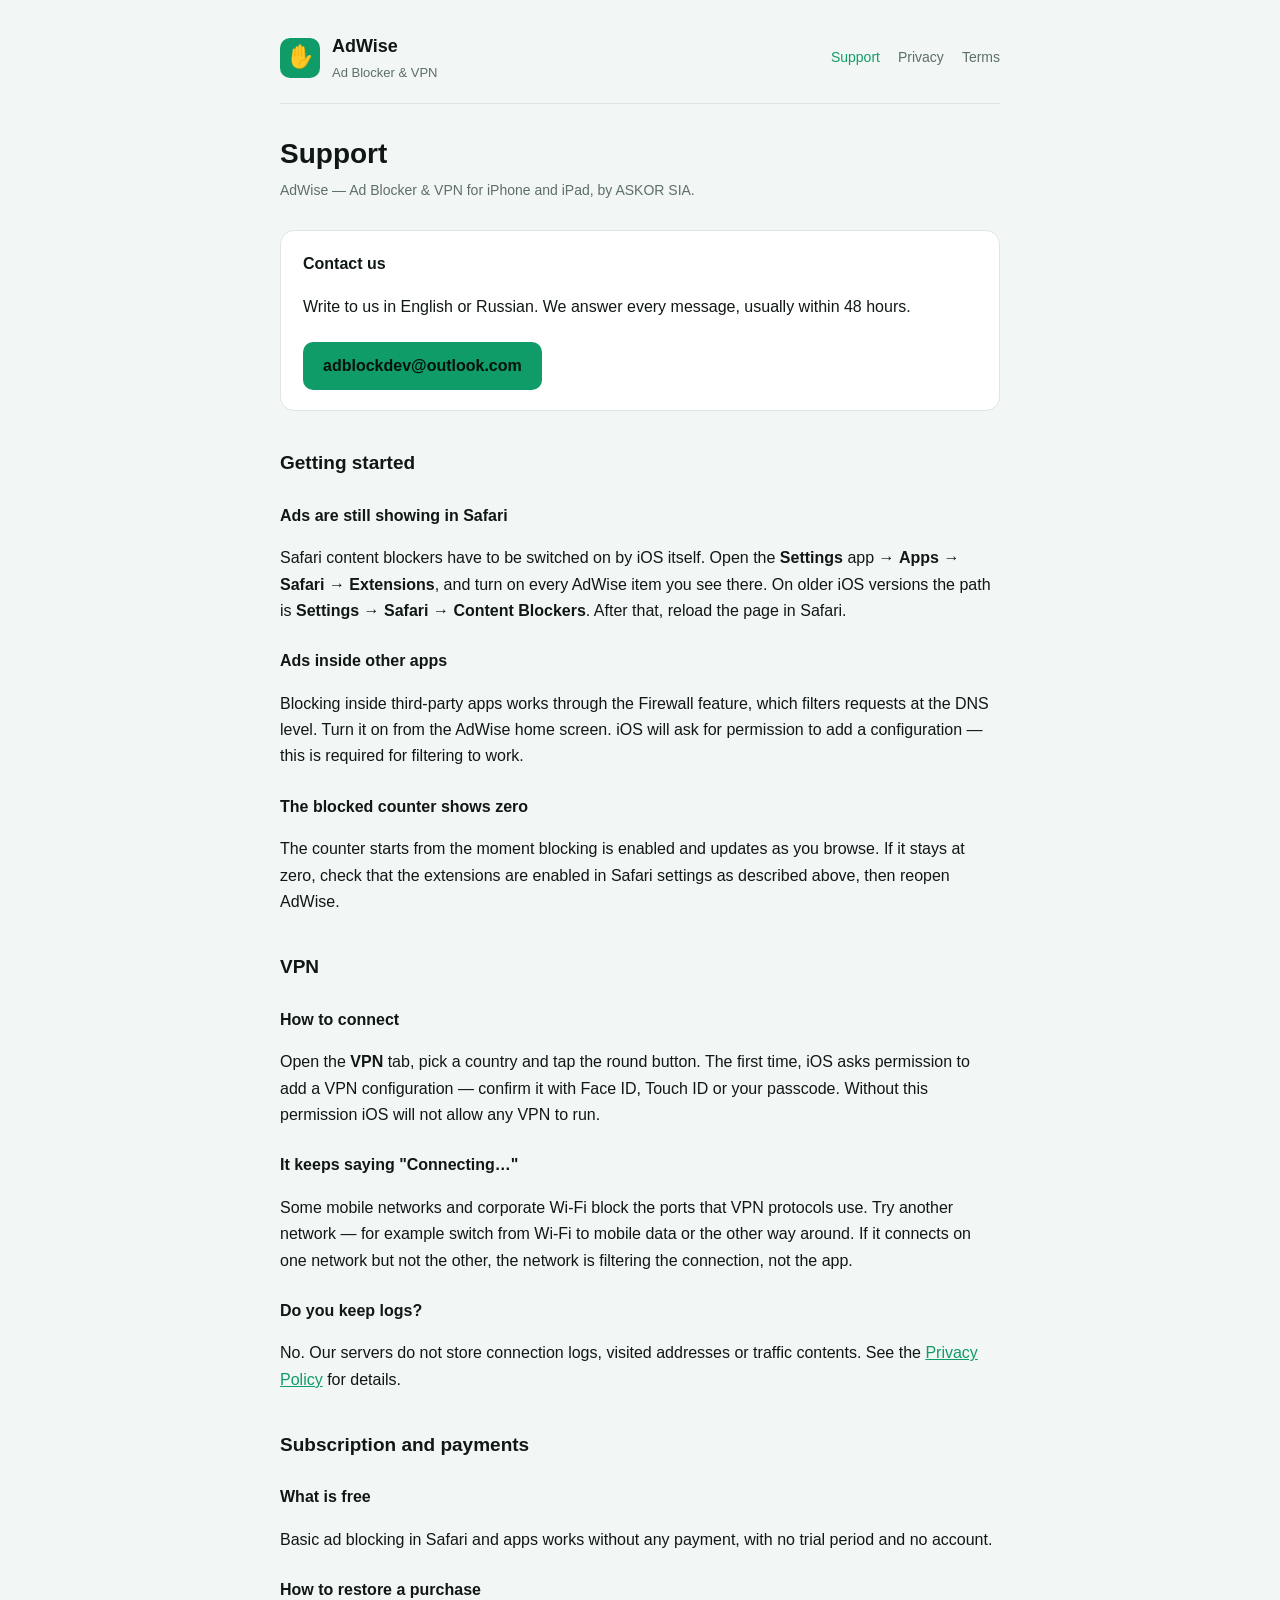
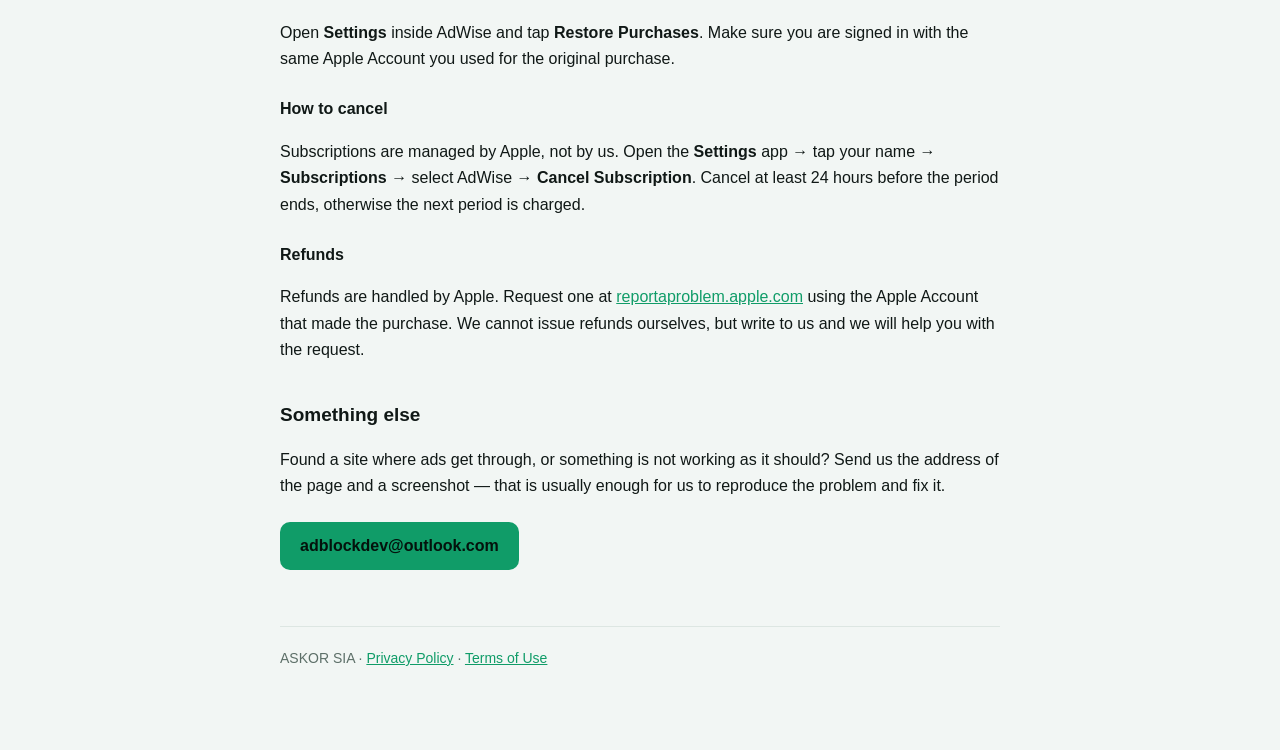
<file: index.html>
<!DOCTYPE html>
<html lang="en">
<head>
<meta charset="utf-8">
<meta name="viewport" content="width=device-width, initial-scale=1">
<title>AdWise Support</title>
<link rel="stylesheet" href="style.css">
</head>
<body>
<div class="wrap">

<header>
  <div class="logo">✋</div>
  <div class="brand">AdWise<small>Ad Blocker &amp; VPN</small></div>
  <nav>
    <a href="index.html" aria-current="page">Support</a>
    <a href="privacy.html">Privacy</a>
    <a href="terms.html">Terms</a>
  </nav>
</header>

<h1>Support</h1>
<p class="updated">AdWise — Ad Blocker &amp; VPN for iPhone and iPad, by ASKOR SIA.</p>

<div class="card">
  <h3>Contact us</h3>
  <p>Write to us in English or Russian. We answer every message, usually within 48 hours.</p>
  <a class="mail" href="mailto:adblockdev@outlook.com">adblockdev@outlook.com</a>
</div>

<h2 id="getting-started">Getting started</h2>

<h3>Ads are still showing in Safari</h3>
<p>Safari content blockers have to be switched on by iOS itself. Open the
<strong>Settings</strong> app → <strong>Apps</strong> → <strong>Safari</strong> →
<strong>Extensions</strong>, and turn on every AdWise item you see there. On older iOS
versions the path is <strong>Settings</strong> → <strong>Safari</strong> →
<strong>Content Blockers</strong>. After that, reload the page in Safari.</p>

<h3>Ads inside other apps</h3>
<p>Blocking inside third-party apps works through the Firewall feature, which filters
requests at the DNS level. Turn it on from the AdWise home screen. iOS will ask for
permission to add a configuration — this is required for filtering to work.</p>

<h3>The blocked counter shows zero</h3>
<p>The counter starts from the moment blocking is enabled and updates as you browse.
If it stays at zero, check that the extensions are enabled in Safari settings as
described above, then reopen AdWise.</p>

<h2 id="vpn">VPN</h2>

<h3>How to connect</h3>
<p>Open the <strong>VPN</strong> tab, pick a country and tap the round button. The first
time, iOS asks permission to add a VPN configuration — confirm it with Face ID, Touch ID
or your passcode. Without this permission iOS will not allow any VPN to run.</p>

<h3>It keeps saying "Connecting…"</h3>
<p>Some mobile networks and corporate Wi-Fi block the ports that VPN protocols use.
Try another network — for example switch from Wi-Fi to mobile data or the other way
around. If it connects on one network but not the other, the network is filtering the
connection, not the app.</p>

<h3>Do you keep logs?</h3>
<p>No. Our servers do not store connection logs, visited addresses or traffic contents.
See the <a href="privacy.html">Privacy Policy</a> for details.</p>

<h2 id="subscription">Subscription and payments</h2>

<h3>What is free</h3>
<p>Basic ad blocking in Safari and apps works without any payment, with no trial period
and no account.</p>

<h3>How to restore a purchase</h3>
<p>Open <strong>Settings</strong> inside AdWise and tap <strong>Restore Purchases</strong>.
Make sure you are signed in with the same Apple Account you used for the original
purchase.</p>

<h3>How to cancel</h3>
<p>Subscriptions are managed by Apple, not by us. Open the <strong>Settings</strong> app →
tap your name → <strong>Subscriptions</strong> → select AdWise → <strong>Cancel
Subscription</strong>. Cancel at least 24 hours before the period ends, otherwise the
next period is charged.</p>

<h3>Refunds</h3>
<p>Refunds are handled by Apple. Request one at
<a href="https://reportaproblem.apple.com">reportaproblem.apple.com</a> using the Apple
Account that made the purchase. We cannot issue refunds ourselves, but write to us and
we will help you with the request.</p>

<h2 id="contact">Something else</h2>
<p>Found a site where ads get through, or something is not working as it should? Send us
the address of the page and a screenshot — that is usually enough for us to reproduce
the problem and fix it.</p>
<p><a class="mail" href="mailto:adblockdev@outlook.com">adblockdev@outlook.com</a></p>

<footer>
  ASKOR SIA · <a href="privacy.html">Privacy Policy</a> · <a href="terms.html">Terms of Use</a>
</footer>

</div>
</body>
</html>
</file>
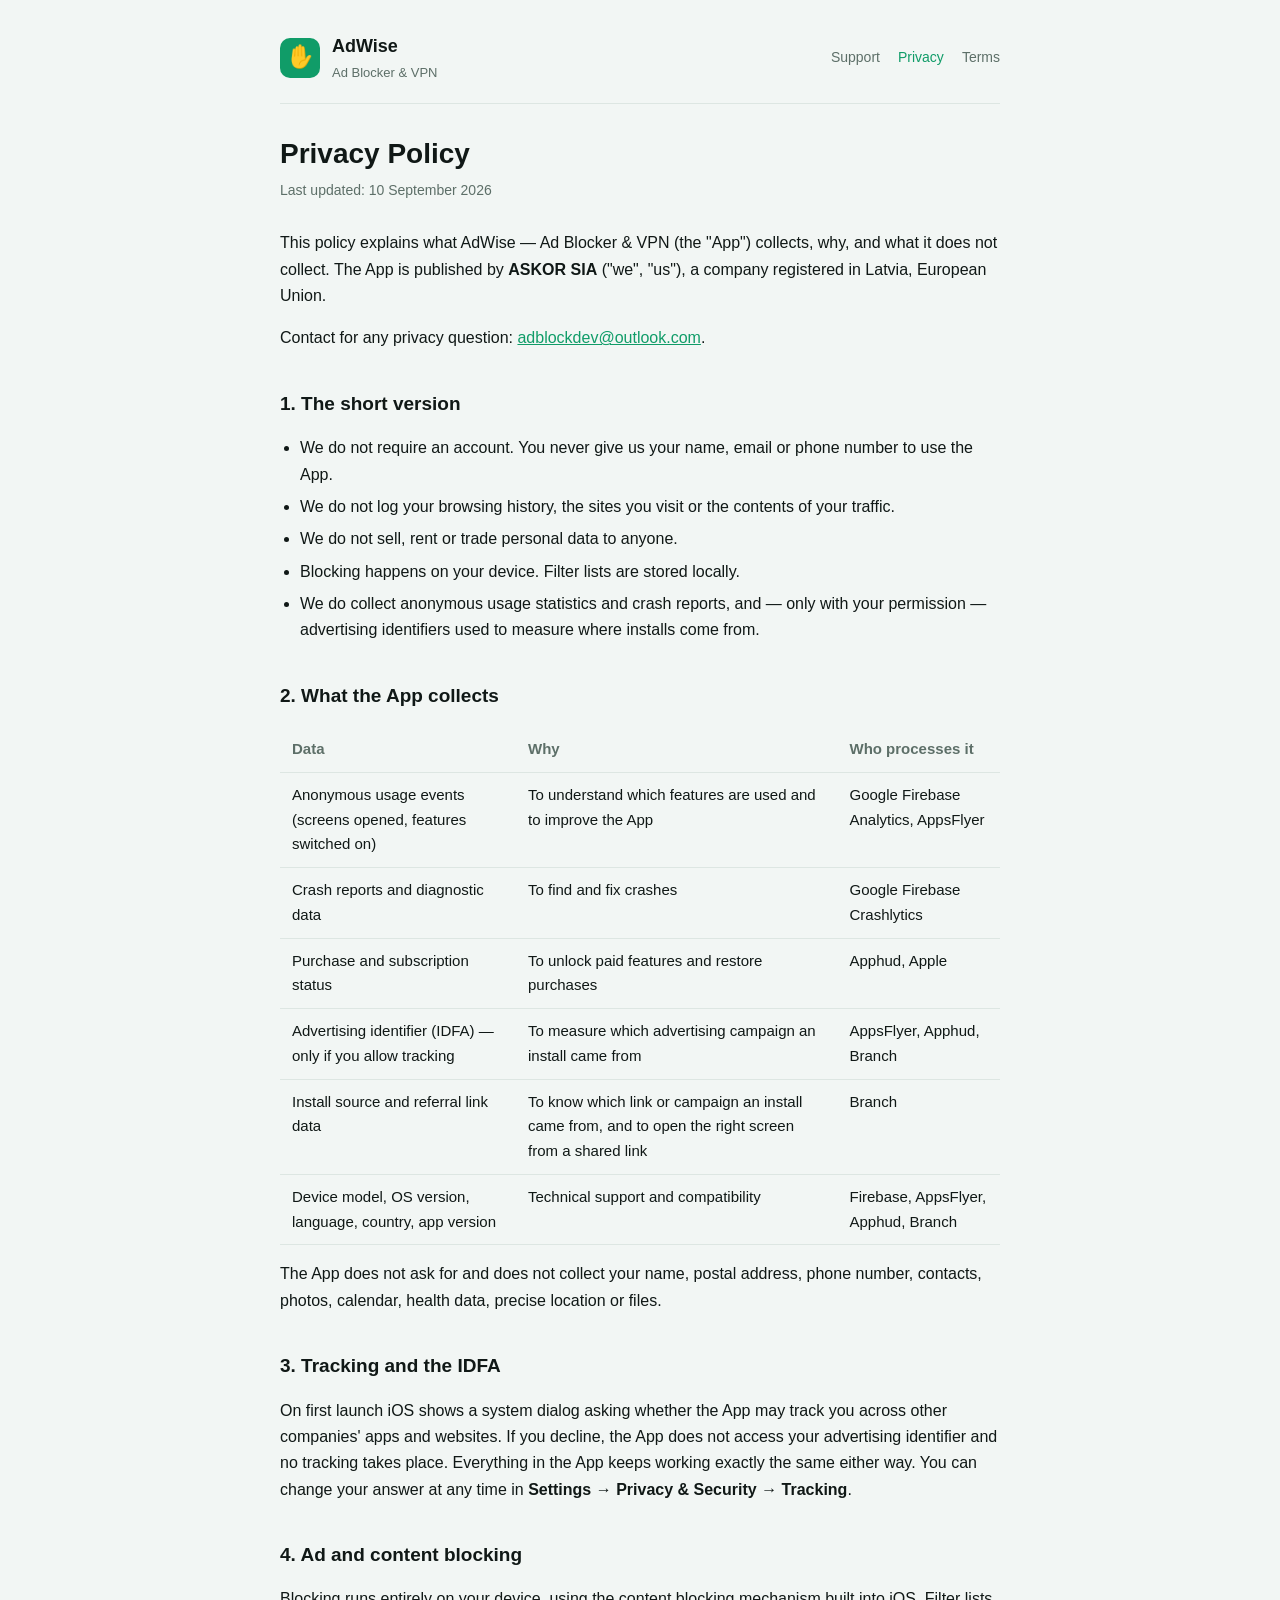
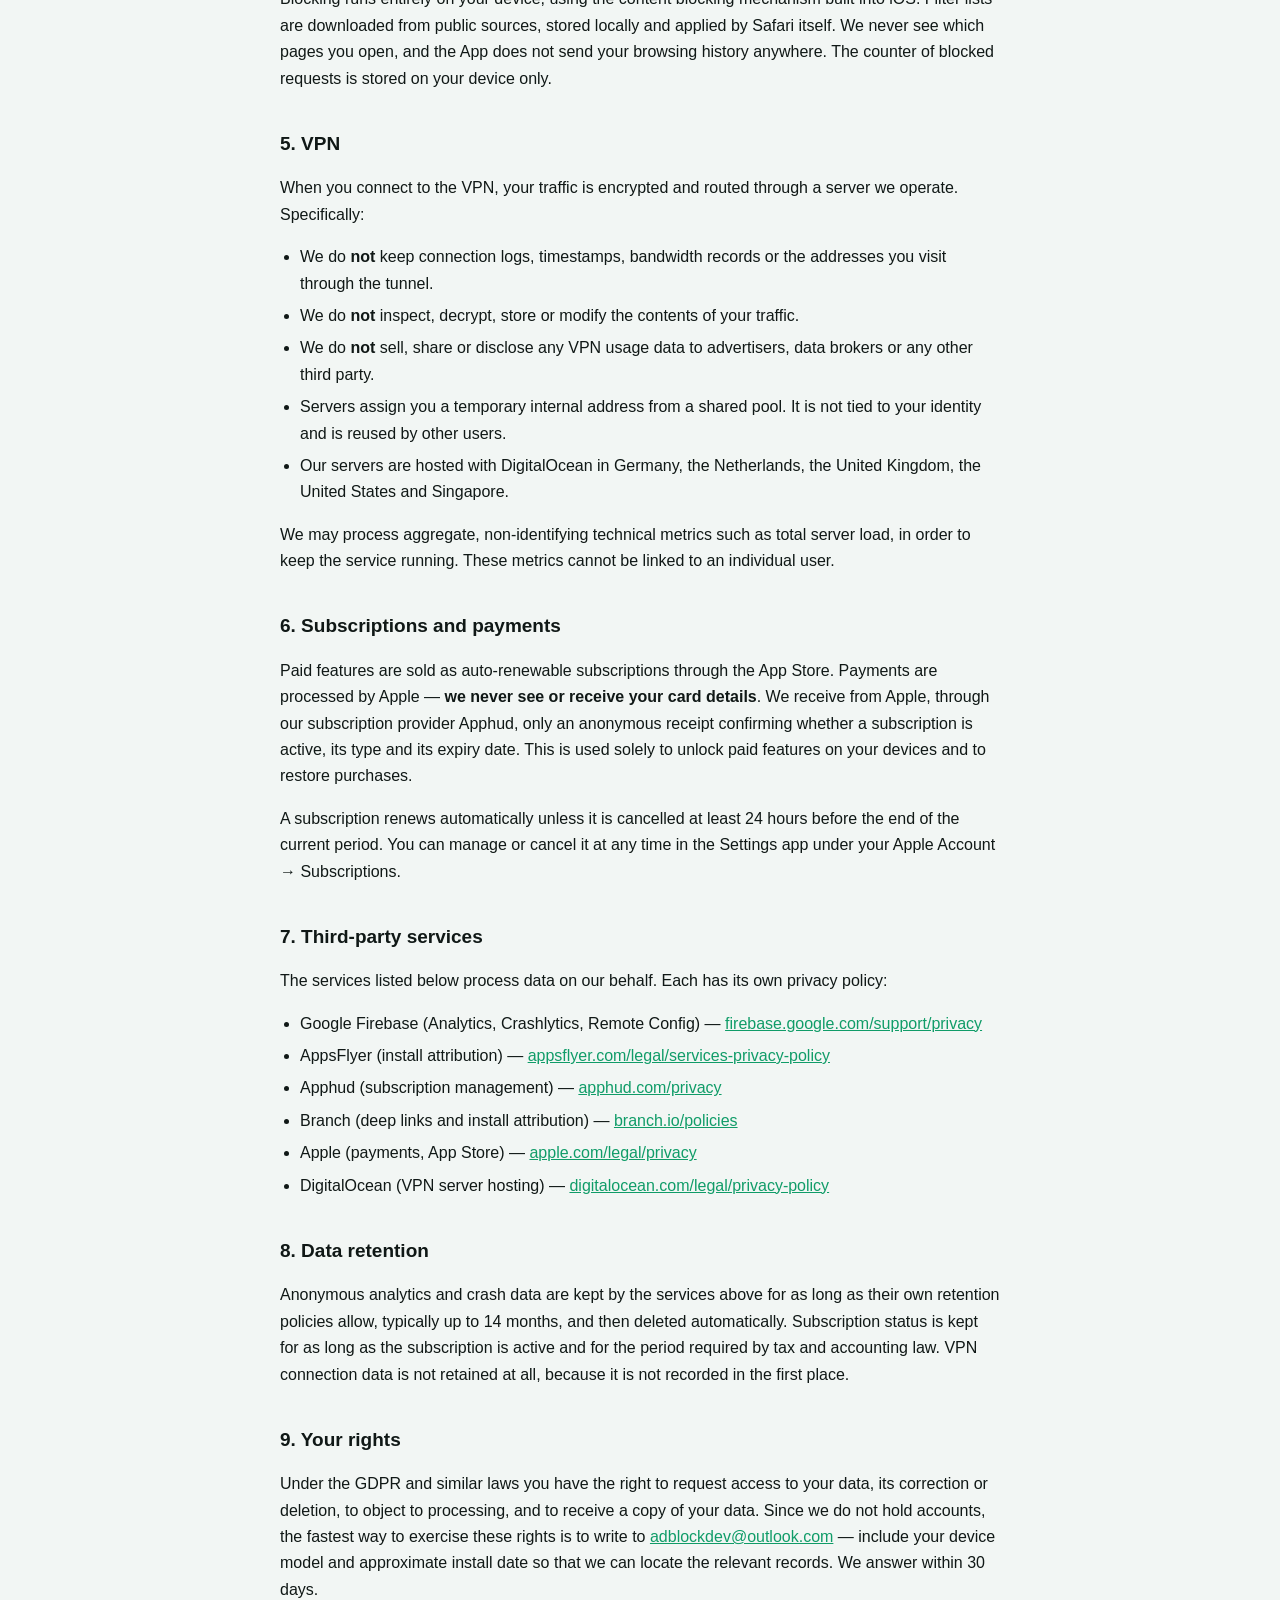
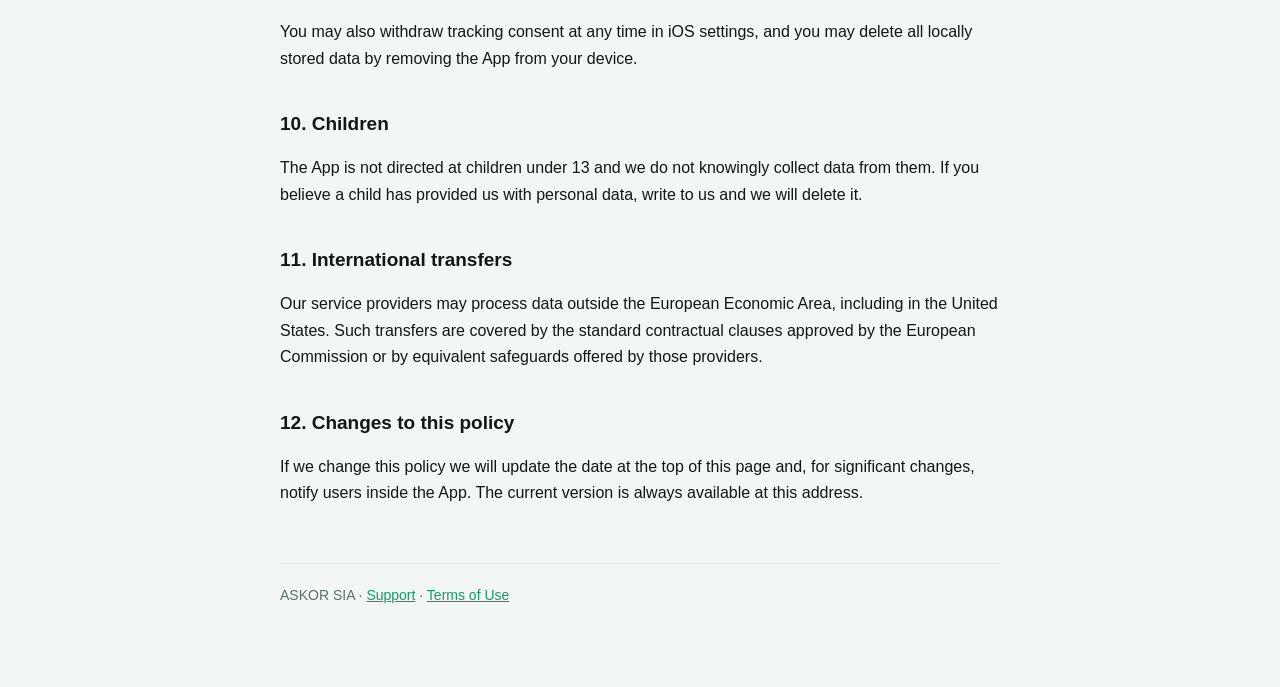
<file: privacy.html>
<!DOCTYPE html>
<html lang="en">
<head>
<meta charset="utf-8">
<meta name="viewport" content="width=device-width, initial-scale=1">
<title>AdWise Privacy Policy</title>
<link rel="stylesheet" href="style.css">
</head>
<body>
<div class="wrap">

<header>
  <div class="logo">✋</div>
  <div class="brand">AdWise<small>Ad Blocker &amp; VPN</small></div>
  <nav>
    <a href="index.html">Support</a>
    <a href="privacy.html" aria-current="page">Privacy</a>
    <a href="terms.html">Terms</a>
  </nav>
</header>

<h1>Privacy Policy</h1>
<p class="updated">Last updated: 10 September 2026</p>

<p>This policy explains what AdWise — Ad Blocker &amp; VPN (the "App") collects, why, and
what it does not collect. The App is published by <strong>ASKOR SIA</strong> ("we", "us"),
a company registered in Latvia, European Union.</p>

<p>Contact for any privacy question:
<a href="mailto:adblockdev@outlook.com">adblockdev@outlook.com</a>.</p>

<h2>1. The short version</h2>
<ul>
  <li>We do not require an account. You never give us your name, email or phone number to use the App.</li>
  <li>We do not log your browsing history, the sites you visit or the contents of your traffic.</li>
  <li>We do not sell, rent or trade personal data to anyone.</li>
  <li>Blocking happens on your device. Filter lists are stored locally.</li>
  <li>We do collect anonymous usage statistics and crash reports, and — only with your permission — advertising identifiers used to measure where installs come from.</li>
</ul>

<h2>2. What the App collects</h2>

<table>
  <tr><th>Data</th><th>Why</th><th>Who processes it</th></tr>
  <tr>
    <td>Anonymous usage events (screens opened, features switched on)</td>
    <td>To understand which features are used and to improve the App</td>
    <td>Google Firebase Analytics, AppsFlyer</td>
  </tr>
  <tr>
    <td>Crash reports and diagnostic data</td>
    <td>To find and fix crashes</td>
    <td>Google Firebase Crashlytics</td>
  </tr>
  <tr>
    <td>Purchase and subscription status</td>
    <td>To unlock paid features and restore purchases</td>
    <td>Apphud, Apple</td>
  </tr>
  <tr>
    <td>Advertising identifier (IDFA) — only if you allow tracking</td>
    <td>To measure which advertising campaign an install came from</td>
    <td>AppsFlyer, Apphud, Branch</td>
  </tr>
  <tr>
    <td>Install source and referral link data</td>
    <td>To know which link or campaign an install came from, and to open the right screen from a shared link</td>
    <td>Branch</td>
  </tr>
  <tr>
    <td>Device model, OS version, language, country, app version</td>
    <td>Technical support and compatibility</td>
    <td>Firebase, AppsFlyer, Apphud, Branch</td>
  </tr>
</table>

<p>The App does not ask for and does not collect your name, postal address, phone number,
contacts, photos, calendar, health data, precise location or files.</p>

<h2>3. Tracking and the IDFA</h2>
<p>On first launch iOS shows a system dialog asking whether the App may track you across
other companies' apps and websites. If you decline, the App does not access your
advertising identifier and no tracking takes place. Everything in the App keeps working
exactly the same either way. You can change your answer at any time in
<strong>Settings</strong> → <strong>Privacy &amp; Security</strong> →
<strong>Tracking</strong>.</p>

<h2>4. Ad and content blocking</h2>
<p>Blocking runs entirely on your device, using the content blocking mechanism built into
iOS. Filter lists are downloaded from public sources, stored locally and applied by Safari
itself. We never see which pages you open, and the App does not send your browsing history
anywhere. The counter of blocked requests is stored on your device only.</p>

<h2>5. VPN</h2>
<p>When you connect to the VPN, your traffic is encrypted and routed through a server we
operate. Specifically:</p>
<ul>
  <li>We do <strong>not</strong> keep connection logs, timestamps, bandwidth records or the addresses you visit through the tunnel.</li>
  <li>We do <strong>not</strong> inspect, decrypt, store or modify the contents of your traffic.</li>
  <li>We do <strong>not</strong> sell, share or disclose any VPN usage data to advertisers, data brokers or any other third party.</li>
  <li>Servers assign you a temporary internal address from a shared pool. It is not tied to your identity and is reused by other users.</li>
  <li>Our servers are hosted with DigitalOcean in Germany, the Netherlands, the United Kingdom, the United States and Singapore.</li>
</ul>
<p>We may process aggregate, non-identifying technical metrics such as total server load,
in order to keep the service running. These metrics cannot be linked to an individual
user.</p>

<h2>6. Subscriptions and payments</h2>
<p>Paid features are sold as auto-renewable subscriptions through the App Store. Payments
are processed by Apple — <strong>we never see or receive your card details</strong>. We
receive from Apple, through our subscription provider Apphud, only an anonymous receipt
confirming whether a subscription is active, its type and its expiry date. This is used
solely to unlock paid features on your devices and to restore purchases.</p>
<p>A subscription renews automatically unless it is cancelled at least 24 hours before the
end of the current period. You can manage or cancel it at any time in the Settings app
under your Apple Account → Subscriptions.</p>

<h2>7. Third-party services</h2>
<p>The services listed below process data on our behalf. Each has its own privacy policy:</p>
<ul>
  <li>Google Firebase (Analytics, Crashlytics, Remote Config) — <a href="https://firebase.google.com/support/privacy">firebase.google.com/support/privacy</a></li>
  <li>AppsFlyer (install attribution) — <a href="https://www.appsflyer.com/legal/services-privacy-policy/">appsflyer.com/legal/services-privacy-policy</a></li>
  <li>Apphud (subscription management) — <a href="https://apphud.com/privacy">apphud.com/privacy</a></li>
  <li>Branch (deep links and install attribution) — <a href="https://branch.io/policies/#privacy">branch.io/policies</a></li>
  <li>Apple (payments, App Store) — <a href="https://www.apple.com/legal/privacy/">apple.com/legal/privacy</a></li>
  <li>DigitalOcean (VPN server hosting) — <a href="https://www.digitalocean.com/legal/privacy-policy">digitalocean.com/legal/privacy-policy</a></li>
</ul>

<h2>8. Data retention</h2>
<p>Anonymous analytics and crash data are kept by the services above for as long as their
own retention policies allow, typically up to 14 months, and then deleted automatically.
Subscription status is kept for as long as the subscription is active and for the period
required by tax and accounting law. VPN connection data is not retained at all, because it
is not recorded in the first place.</p>

<h2>9. Your rights</h2>
<p>Under the GDPR and similar laws you have the right to request access to your data, its
correction or deletion, to object to processing, and to receive a copy of your data. Since
we do not hold accounts, the fastest way to exercise these rights is to write to
<a href="mailto:adblockdev@outlook.com">adblockdev@outlook.com</a> — include your device
model and approximate install date so that we can locate the relevant records. We answer
within 30 days.</p>
<p>You may also withdraw tracking consent at any time in iOS settings, and you may delete
all locally stored data by removing the App from your device.</p>

<h2>10. Children</h2>
<p>The App is not directed at children under 13 and we do not knowingly collect data from
them. If you believe a child has provided us with personal data, write to us and we will
delete it.</p>

<h2>11. International transfers</h2>
<p>Our service providers may process data outside the European Economic Area, including in
the United States. Such transfers are covered by the standard contractual clauses approved
by the European Commission or by equivalent safeguards offered by those providers.</p>

<h2>12. Changes to this policy</h2>
<p>If we change this policy we will update the date at the top of this page and, for
significant changes, notify users inside the App. The current version is always available
at this address.</p>

<footer>
  ASKOR SIA · <a href="index.html">Support</a> · <a href="terms.html">Terms of Use</a>
</footer>

</div>
</body>
</html>
</file>
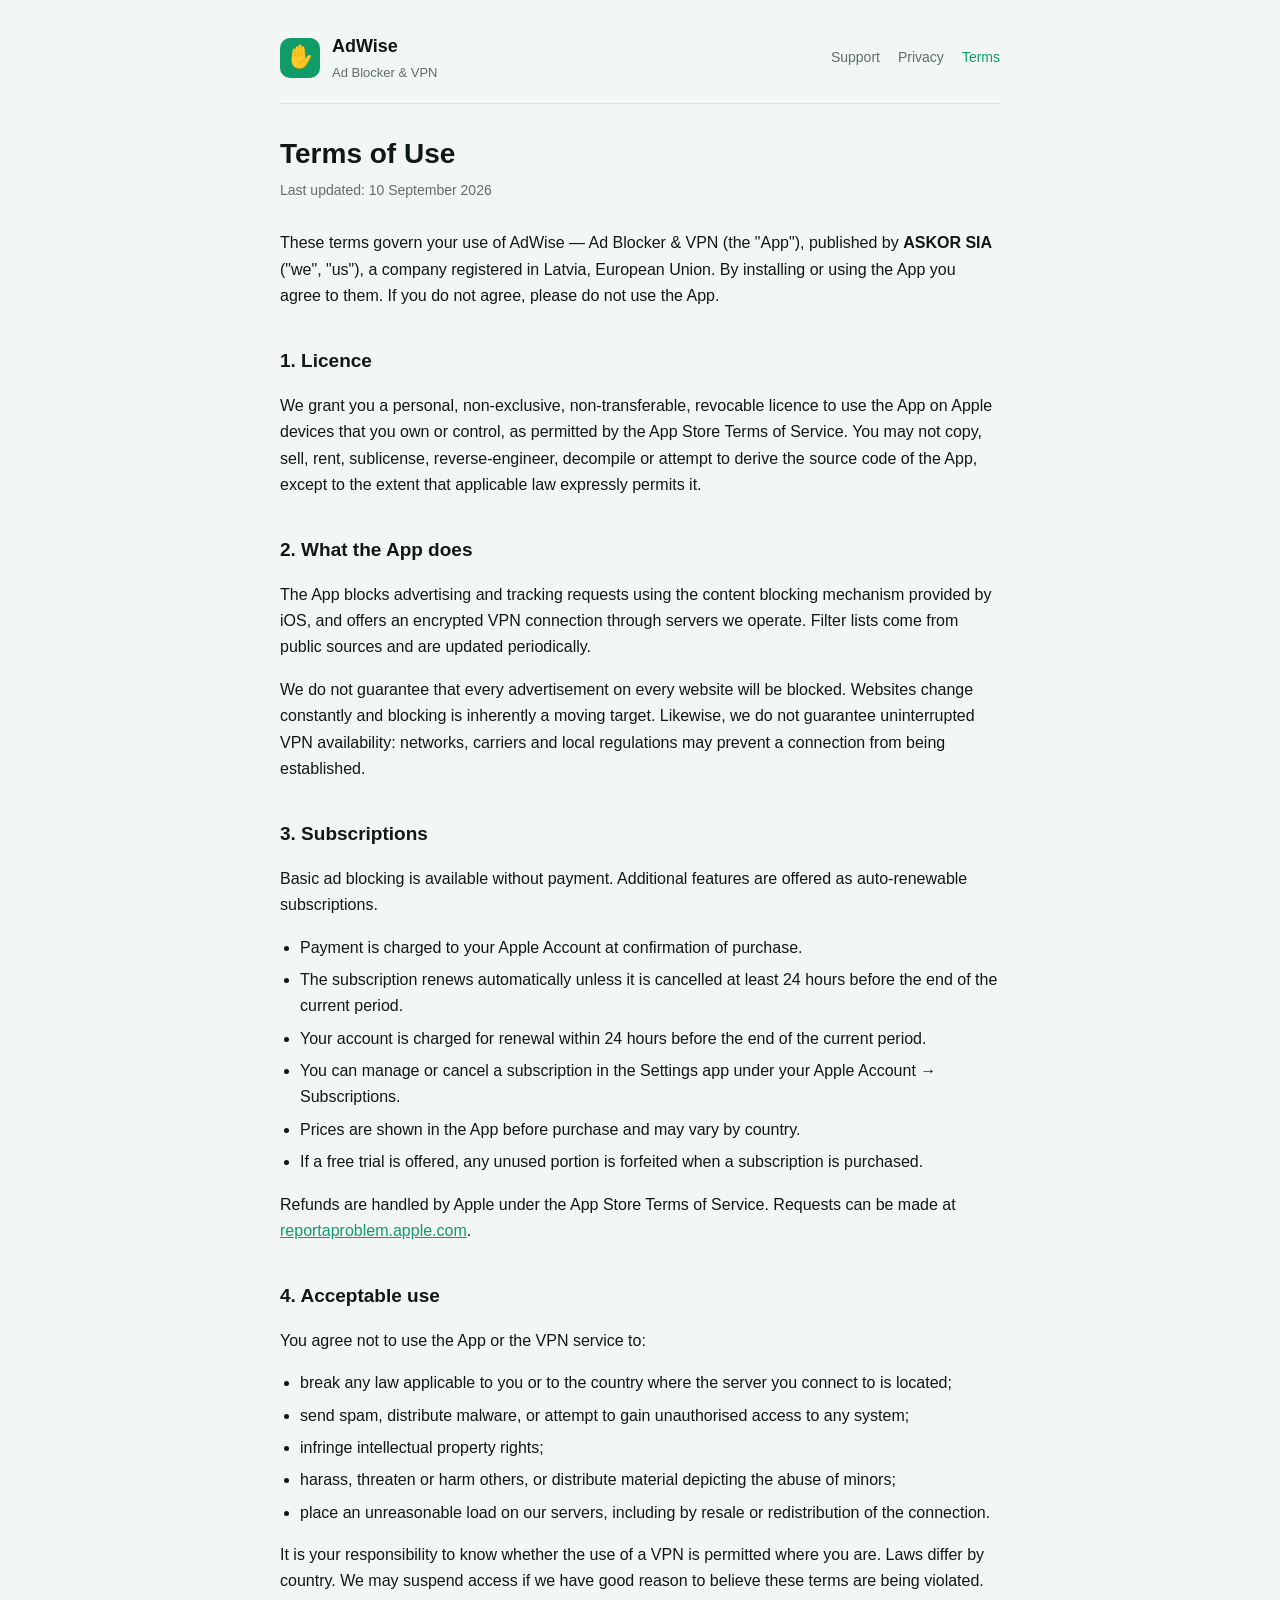
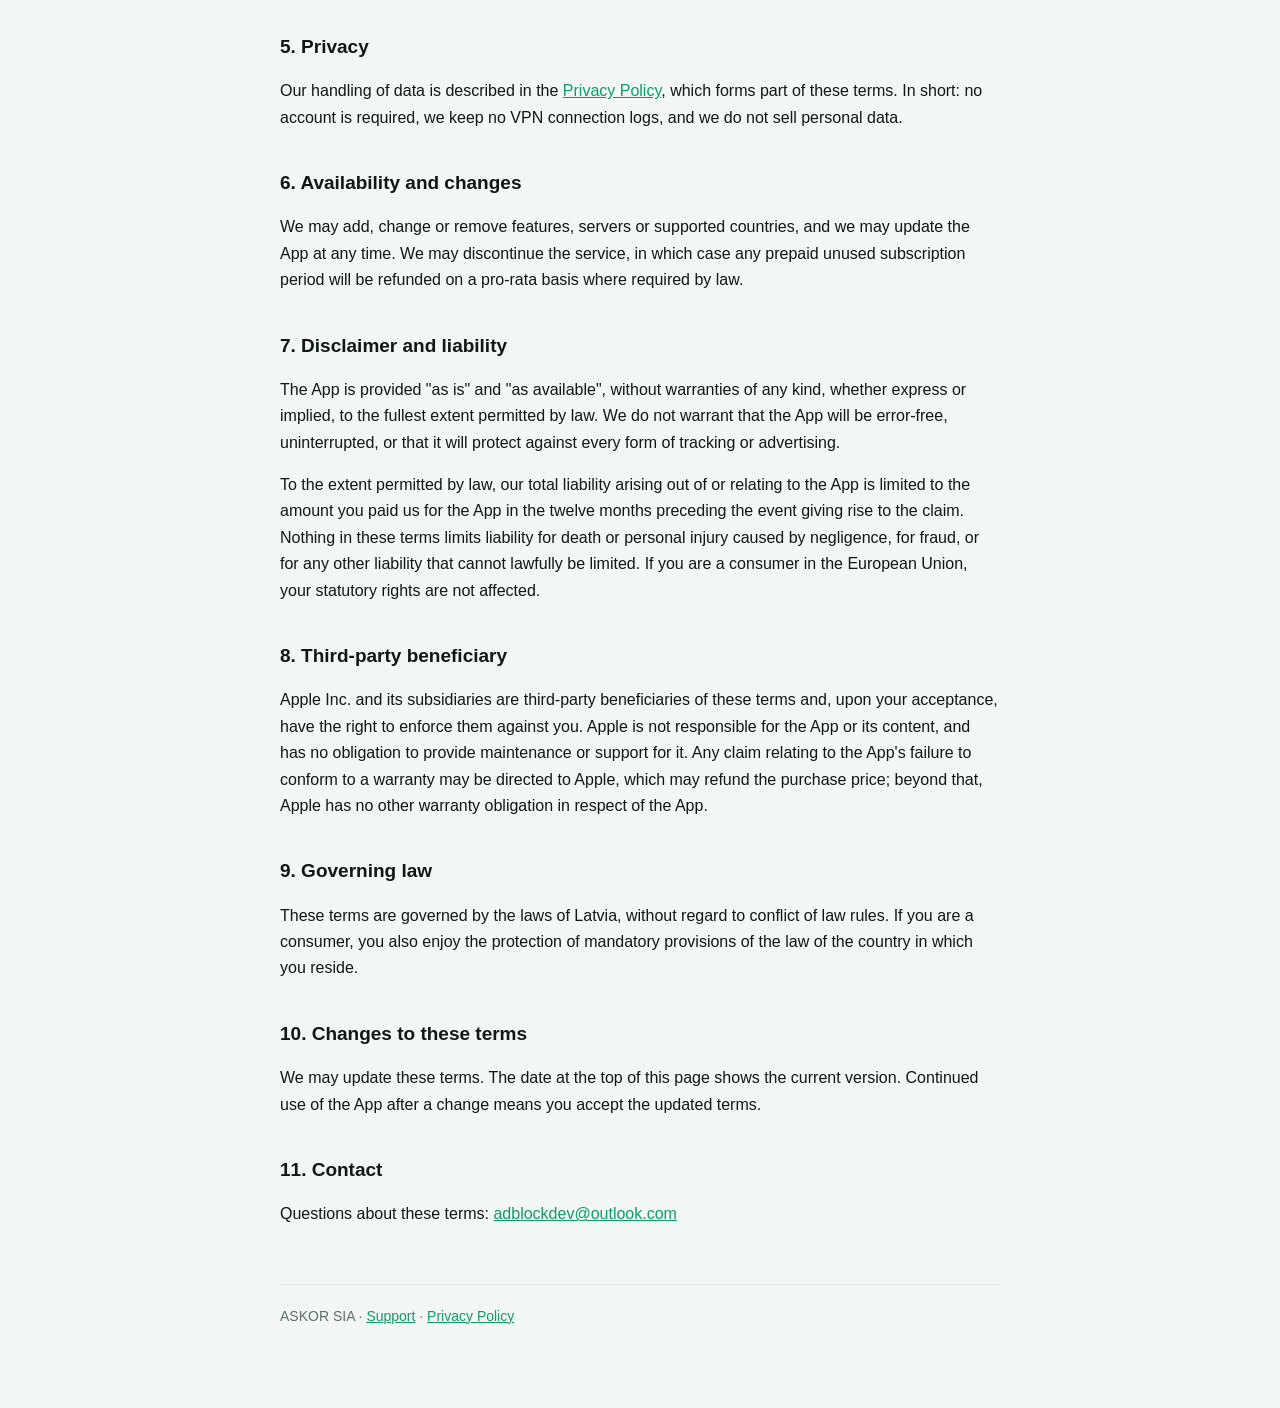
<file: terms.html>
<!DOCTYPE html>
<html lang="en">
<head>
<meta charset="utf-8">
<meta name="viewport" content="width=device-width, initial-scale=1">
<title>AdWise Terms of Use</title>
<link rel="stylesheet" href="style.css">
</head>
<body>
<div class="wrap">

<header>
  <div class="logo">✋</div>
  <div class="brand">AdWise<small>Ad Blocker &amp; VPN</small></div>
  <nav>
    <a href="index.html">Support</a>
    <a href="privacy.html">Privacy</a>
    <a href="terms.html" aria-current="page">Terms</a>
  </nav>
</header>

<h1>Terms of Use</h1>
<p class="updated">Last updated: 10 September 2026</p>

<p>These terms govern your use of AdWise — Ad Blocker &amp; VPN (the "App"), published by
<strong>ASKOR SIA</strong> ("we", "us"), a company registered in Latvia, European Union.
By installing or using the App you agree to them. If you do not agree, please do not use
the App.</p>

<h2>1. Licence</h2>
<p>We grant you a personal, non-exclusive, non-transferable, revocable licence to use the
App on Apple devices that you own or control, as permitted by the App Store Terms of
Service. You may not copy, sell, rent, sublicense, reverse-engineer, decompile or attempt
to derive the source code of the App, except to the extent that applicable law expressly
permits it.</p>

<h2>2. What the App does</h2>
<p>The App blocks advertising and tracking requests using the content blocking mechanism
provided by iOS, and offers an encrypted VPN connection through servers we operate. Filter
lists come from public sources and are updated periodically.</p>
<p>We do not guarantee that every advertisement on every website will be blocked. Websites
change constantly and blocking is inherently a moving target. Likewise, we do not guarantee
uninterrupted VPN availability: networks, carriers and local regulations may prevent a
connection from being established.</p>

<h2>3. Subscriptions</h2>
<p>Basic ad blocking is available without payment. Additional features are offered as
auto-renewable subscriptions.</p>
<ul>
  <li>Payment is charged to your Apple Account at confirmation of purchase.</li>
  <li>The subscription renews automatically unless it is cancelled at least 24 hours before the end of the current period.</li>
  <li>Your account is charged for renewal within 24 hours before the end of the current period.</li>
  <li>You can manage or cancel a subscription in the Settings app under your Apple Account → Subscriptions.</li>
  <li>Prices are shown in the App before purchase and may vary by country.</li>
  <li>If a free trial is offered, any unused portion is forfeited when a subscription is purchased.</li>
</ul>
<p>Refunds are handled by Apple under the App Store Terms of Service. Requests can be made
at <a href="https://reportaproblem.apple.com">reportaproblem.apple.com</a>.</p>

<h2>4. Acceptable use</h2>
<p>You agree not to use the App or the VPN service to:</p>
<ul>
  <li>break any law applicable to you or to the country where the server you connect to is located;</li>
  <li>send spam, distribute malware, or attempt to gain unauthorised access to any system;</li>
  <li>infringe intellectual property rights;</li>
  <li>harass, threaten or harm others, or distribute material depicting the abuse of minors;</li>
  <li>place an unreasonable load on our servers, including by resale or redistribution of the connection.</li>
</ul>
<p>It is your responsibility to know whether the use of a VPN is permitted where you are.
Laws differ by country. We may suspend access if we have good reason to believe these
terms are being violated.</p>

<h2>5. Privacy</h2>
<p>Our handling of data is described in the <a href="privacy.html">Privacy Policy</a>,
which forms part of these terms. In short: no account is required, we keep no VPN
connection logs, and we do not sell personal data.</p>

<h2>6. Availability and changes</h2>
<p>We may add, change or remove features, servers or supported countries, and we may
update the App at any time. We may discontinue the service, in which case any prepaid
unused subscription period will be refunded on a pro-rata basis where required by law.</p>

<h2>7. Disclaimer and liability</h2>
<p>The App is provided "as is" and "as available", without warranties of any kind, whether
express or implied, to the fullest extent permitted by law. We do not warrant that the App
will be error-free, uninterrupted, or that it will protect against every form of tracking
or advertising.</p>
<p>To the extent permitted by law, our total liability arising out of or relating to the
App is limited to the amount you paid us for the App in the twelve months preceding the
event giving rise to the claim. Nothing in these terms limits liability for death or
personal injury caused by negligence, for fraud, or for any other liability that cannot
lawfully be limited. If you are a consumer in the European Union, your statutory rights
are not affected.</p>

<h2>8. Third-party beneficiary</h2>
<p>Apple Inc. and its subsidiaries are third-party beneficiaries of these terms and, upon
your acceptance, have the right to enforce them against you. Apple is not responsible for
the App or its content, and has no obligation to provide maintenance or support for it.
Any claim relating to the App's failure to conform to a warranty may be directed to Apple,
which may refund the purchase price; beyond that, Apple has no other warranty obligation
in respect of the App.</p>

<h2>9. Governing law</h2>
<p>These terms are governed by the laws of Latvia, without regard to conflict of law
rules. If you are a consumer, you also enjoy the protection of mandatory provisions of the
law of the country in which you reside.</p>

<h2>10. Changes to these terms</h2>
<p>We may update these terms. The date at the top of this page shows the current version.
Continued use of the App after a change means you accept the updated terms.</p>

<h2>11. Contact</h2>
<p>Questions about these terms:
<a href="mailto:adblockdev@outlook.com">adblockdev@outlook.com</a></p>

<footer>
  ASKOR SIA · <a href="index.html">Support</a> · <a href="privacy.html">Privacy Policy</a>
</footer>

</div>
</body>
</html>
</file>
<file: style.css>
:root {
  --bg: #080d0c;
  --surface: #131c19;
  --border: #22302b;
  --text: #eef4f1;
  --muted: #9bb0a8;
  --accent: #55e6ae;
}

@media (prefers-color-scheme: light) {
  :root {
    --bg: #f2f6f4;
    --surface: #ffffff;
    --border: #dde6e2;
    --text: #101816;
    --muted: #5d6f68;
    --accent: #109c68;
  }
}

* { box-sizing: border-box; }

body {
  margin: 0;
  background: var(--bg);
  color: var(--text);
  font: 16px/1.65 -apple-system, BlinkMacSystemFont, "Segoe UI", Roboto, Helvetica, Arial, sans-serif;
  -webkit-text-size-adjust: 100%;
}

.wrap {
  max-width: 760px;
  margin: 0 auto;
  padding: 32px 20px 80px;
}

header {
  display: flex;
  align-items: center;
  gap: 12px;
  padding-bottom: 20px;
  border-bottom: 1px solid var(--border);
  margin-bottom: 32px;
  flex-wrap: wrap;
}

.logo {
  width: 40px;
  height: 40px;
  border-radius: 10px;
  background: var(--accent);
  display: grid;
  place-items: center;
  font-size: 22px;
  flex-shrink: 0;
}

.brand { font-weight: 700; font-size: 18px; }
.brand small { display: block; font-weight: 400; font-size: 13px; color: var(--muted); }

nav { margin-left: auto; display: flex; gap: 18px; flex-wrap: wrap; }
nav a { color: var(--muted); text-decoration: none; font-size: 14px; }
nav a:hover, nav a[aria-current="page"] { color: var(--accent); }

h1 { font-size: 28px; line-height: 1.25; margin: 0 0 8px; }
h2 { font-size: 19px; margin: 36px 0 10px; }
h3 { font-size: 16px; margin: 24px 0 6px; }

.updated { color: var(--muted); font-size: 14px; margin: 0 0 28px; }

p, li { color: var(--text); }
ul { padding-left: 20px; }
li { margin: 6px 0; }

a { color: var(--accent); }

.card {
  background: var(--surface);
  border: 1px solid var(--border);
  border-radius: 14px;
  padding: 20px 22px;
  margin: 18px 0;
}

.card h3 { margin-top: 0; }
.card p:last-child { margin-bottom: 0; }

.mail {
  display: inline-block;
  background: var(--accent);
  color: #04120c;
  font-weight: 600;
  text-decoration: none;
  padding: 11px 20px;
  border-radius: 10px;
  margin-top: 6px;
}

table { width: 100%; border-collapse: collapse; margin: 16px 0; font-size: 15px; display: block; overflow-x: auto; }
th, td { text-align: left; padding: 10px 12px; border-bottom: 1px solid var(--border); vertical-align: top; }
th { color: var(--muted); font-weight: 600; }

footer {
  margin-top: 56px;
  padding-top: 20px;
  border-top: 1px solid var(--border);
  color: var(--muted);
  font-size: 14px;
}
</file>
